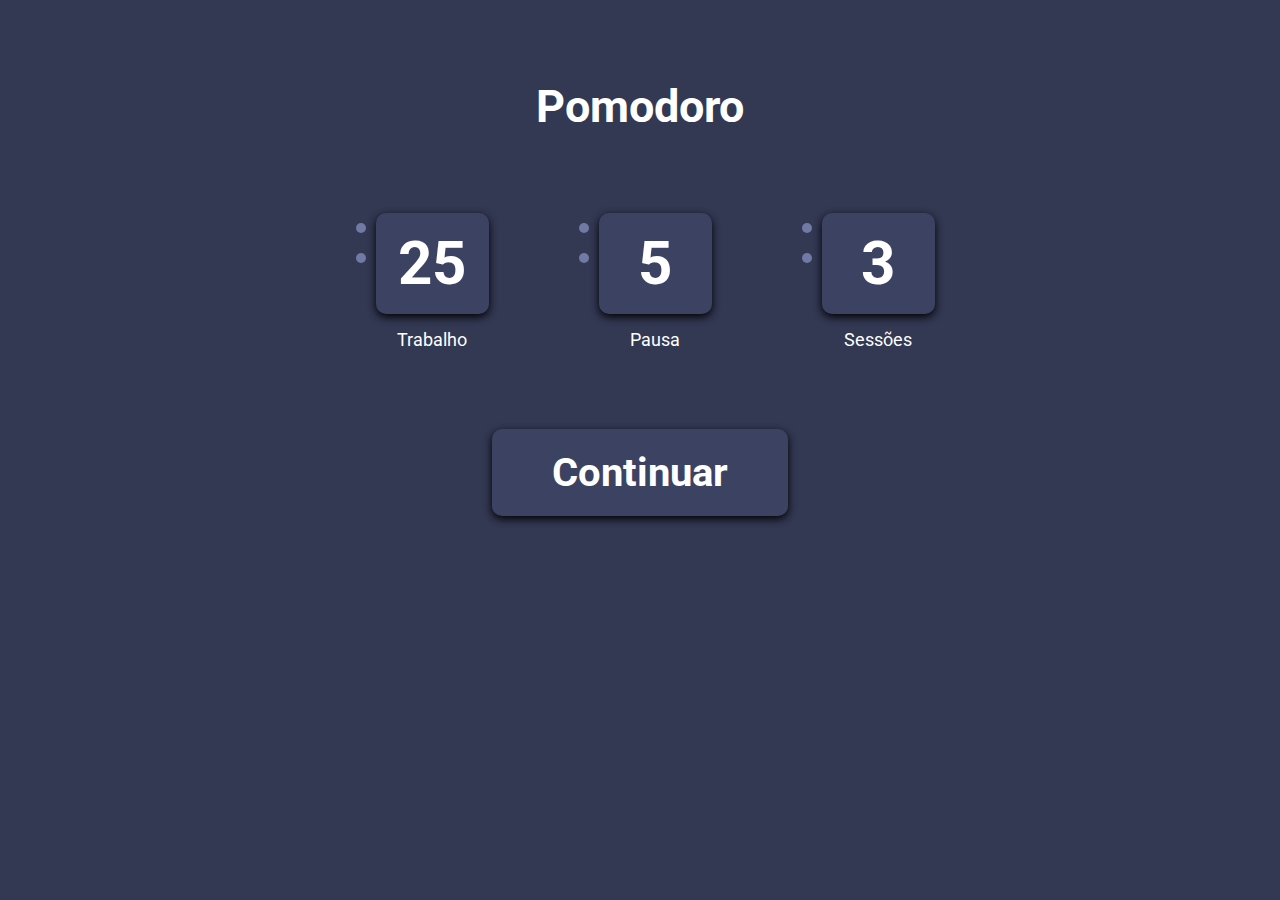
<file: index.html>
<!DOCTYPE html>
<html lang="pt-br">
  <head>
    <meta charset="UTF-8" />
    <meta http-equiv="X-UA-Compatible" content="IE=edge" />
    <meta name="viewport" content="width=device-width, initial-scale=1.0" />
    <title>Pomodoro</title>

    <!-- href -->
    <link rel="stylesheet" href="css/style.css" />
    <link rel="stylesheet" href="css/responsive.css" />

    <!-- Links -->
    <link
      rel="stylesheet"
      href="https://use.fontawesome.com/releases/v5.15.4/css/all.css"
      integrity="sha384-DyZ88mC6Up2uqS4h/KRgHuoeGwBcD4Ng9SiP4dIRy0EXTlnuz47vAwmeGwVChigm"
      crossorigin="anonymous"
    />
    <link rel="preconnect" href="https://fonts.googleapis.com" />
    <link rel="preconnect" href="https://fonts.gstatic.com" crossorigin />
    <link
      href="https://fonts.googleapis.com/css2?family=Roboto:wght@400;700&display=swap"
      rel="stylesheet"
    />
  </head>
  <body>
    <header>
      <h1>Pomodoro</h1>
    </header>
    <main>
      <div class="inputs">
        <div class="timer">
          <div class="buttons">
            <button onclick="workTimeElement.value++" id="upArrow">
              <i class="fas fa-arrow-up"></i>
            </button>
            <br />
            <button onclick="workTimeElement.value--" id="downArrow">
              <i class="fas fa-arrow-down"></i>
            </button>
          </div>
          <div class="inputInfo">
            <input
              type="text"
              value="25"
              maxlength="2"
              size="1"
              id="workTime"
              oninput="validateTimer()"
            />
            <p>Trabalho</p>
          </div>
        </div>
        <div class="timer">
          <div class="buttons">
            <button onclick="breakTimeElement.value++" id="upArrow">
              <i class="fas fa-arrow-up"></i>
            </button>
            <br />
            <button onclick="breakTimeElement.value--" id="downArrow">
              <i class="fas fa-arrow-down"></i>
            </button>
          </div>
          <div class="inputInfo">
            <input
              type="text"
              value="5"
              maxlength="2"
              size="1"
              id="breakTime"
              oninput="validateBreak()"
            />
            <p>Pausa</p>
          </div>
        </div>
        <div class="timer">
          <div class="buttons">
            <button onclick="sessionTimeElement.value++" id="upArrow">
              <i class="fas fa-arrow-up"></i>
            </button>
            <br />
            <button onclick="sessionTimeElement.value--" id="downArrow">
              <i class="fas fa-arrow-down"></i>
            </button>
          </div>
          <div class="inputInfo">
            <input
              type="text"
              value="3"
              maxlength="2"
              size="1"
              id="sessionTime"
              oninput="validateSessions()"
            />
            <p>Sessões</p>
          </div>
        </div>
      </div>
      <div class="nextButton">
        <a id="nextPage" href="#">
          <button onclick="validatePomodoro()" id="nextButton">
            Continuar
          </button>
        </a>
      </div>
    </main>
    <script src="src/validationTimer.js"></script>
  </body>
</html>
</file>
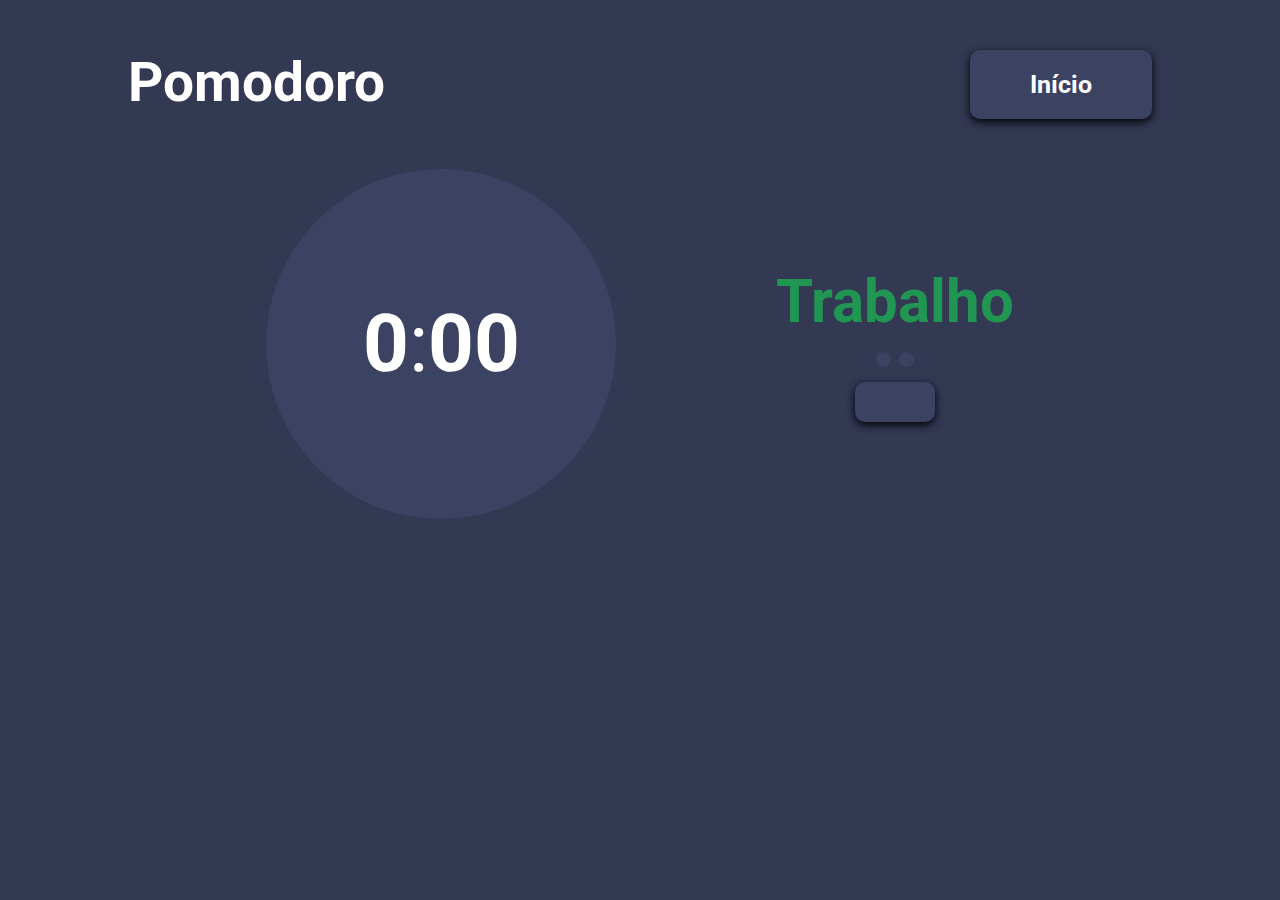
<file: pages/pomodoro.html>
<!DOCTYPE html>
<html lang="en">
  <head>
    <meta charset="UTF-8" />
    <meta http-equiv="X-UA-Compatible" content="IE=edge" />
    <meta name="viewport" content="width=device-width, initial-scale=1.0" />
    <title>Pomodoro</title>
    <!-- href -->
    <link rel="stylesheet" href="../css/pomodoro.css" />

    <!-- Links -->
    <link
      rel="stylesheet"
      href="https://use.fontawesome.com/releases/v5.15.4/css/all.css"
      integrity="sha384-DyZ88mC6Up2uqS4h/KRgHuoeGwBcD4Ng9SiP4dIRy0EXTlnuz47vAwmeGwVChigm"
      crossorigin="anonymous"
    />
    <link rel="preconnect" href="https://fonts.googleapis.com" />
    <link rel="preconnect" href="https://fonts.gstatic.com" crossorigin />
    <link
      href="https://fonts.googleapis.com/css2?family=Roboto:wght@400;700&display=swap"
      rel="stylesheet"
    />
  </head>
  <body>
    <header>
      <h1>Pomodoro</h1>
      <a href="../index.html">
        <button>Início</button>
      </a>
    </header>
    <main>
      <div class="timer">
        <h2 id="minutesTimer">00</h2>
        <span>:</span>
        <h2 id="secondsTimer">00</h2>
      </div>
      <div class="timerInfo">
        <h2>Trabalho</h2>
        <ul class="timerSessions">
          <!-- <li class="session"></li> -->
          <li class="session"></li>
          <li class="session"></li>
        </ul>

        <button onclick="pomodoroStart()"><i class="fas fa-play"></i></button>
      </div>
    </main>
    <script src="../src/pomodoroTimer.js"></script>
  </body>
</html>
</file>
<file: css/style.css>
:root {
  --dark-blue: #333853;
  --light-blue: #3c4262;
  --green: #219653;
  --yellow: #f2c94c;
}
* {
  margin: 0;
  padding: 0;
  box-sizing: border-box;
  font-family: 'Roboto', sans-serif;
  color: white;
}
body {
  background-color: var(--dark-blue);
}
header h1 {
  text-align: center;
  font-size: 45px;
  margin: 80px 0;
}
main {
  width: 80%;
  margin: 0 auto;
  display: flex;
  flex-direction: column;
  justify-content: center;
}
/* Inputs Style */
.inputs {
  display: flex;
  justify-content: center;
  gap: 5rem;
}
.timer {
  display: flex;
}
/* Button Arrows */
.buttons button {
  margin: 10px;
  background-color: #7179a5;
  padding: 5px;
  border-radius: 50%;
  outline: 0;
  border: none;
}
.fa-arrow-up,
.fa-arrow-down {
  font-size: 20px;
  color: var(--dark-blue);
}
input {
  padding: 15px 0px;
  background-color: var(--light-blue);
  border: none;
  outline: 0;
  border-radius: 10px;
  font-size: 60px;
  font-weight: 700;
  text-align: center;
  -webkit-transition: 0.2s;
  -moz-transition: 0.2s;
  -ms-transition: 0.2s;
  -o-transition: 0.2s;
  transition: 0.2s;
  box-shadow: 0px 3px 8px black;
}
.inputInfo p {
  font-weight: 400;
  font-size: 18px;
  margin: 15px 0;
  text-align: center;
}

/* Next Button */
.nextButton {
  text-align: center;
  margin-top: 5vw;
}
.nextButton button {
  padding: 20px 60px;
  font-size: 40px;
  font-weight: 700;
  border-radius: 10px;
  border: none;
  outline: 0;
  background-color: var(--light-blue);
  box-shadow: 0px 3px 8px black;
}
</file>
<file: css/responsive.css>
@media (max-width: 425px) {
  .inputs {
    flex-direction: column;
    gap: 2rem;
  }
  .timer {
    margin: 0 auto;
  }
  /* Next Button */
  .nextButton {
    margin: 10vw 0;
  }
  .nextButton button {
    padding: 15px 30px;
    font-size: 40px;
  }
}
</file>
<file: css/pomodoro.css>
:root {
  --dark-blue: #333853;
  --light-blue: #3c4262;
  --green: #219653;
  --yellow: #f2c94c;
}
* {
  margin: 0;
  padding: 0;
  box-sizing: border-box;
  font-family: 'Roboto', sans-serif;
  color: white;
}
body {
  background-color: var(--dark-blue);
}
a {
  text-decoration: none;
  cursor: none;
}

/* Header Styles */
header {
  display: flex;
  justify-content: space-between;
}
header h1 {
  font-size: 55px;
}
header button {
  padding: 20px 60px;
  font-size: 25px;
  font-weight: 700;
  border-radius: 10px;
  border: none;
  outline: 0;
  background-color: var(--light-blue);
  box-shadow: 0px 3px 8px black;
}

/* Header and Main Config */
header,
main {
  width: 80%;
  margin: 50px auto;
}

/* Main */
main {
  display: flex;
  justify-content: center;
  align-items: center;
  gap: 10rem;
}

.timer {
  background-color: var(--light-blue);
  width: 350px;
  height: 350px;
  border-radius: 50%;
  text-align: center;

  display: flex;
  justify-content: center;
  align-items: center;
}
.timer h2,
.timer span {
  font-size: 80px;
}

.timerInfo {
  display: flex;
  flex-direction: column;
}
.timerInfo h2 {
  color: var(--green);
  font-size: 60px;
}
.timerSessions {
  display: flex;
  justify-content: center;
  gap: 0.5rem;
}
.session {
  list-style: none;
  background-color: var(--light-blue);
  width: 15px;
  height: 15px;
  border-radius: 50%;
  margin: 15px 0;
}
.timerInfo button {
  background-color: var(--light-blue); /* Green */
  border: none;
  color: white;
  box-shadow: 0px 3px 8px black;
  border-radius: 10px;
  padding: 20px 40px;
  text-align: center;
  text-decoration: none;
  font-size: 35px;
  margin: 0 auto;
}

@media (max-width: 768px) {
  main {
    gap: 5rem;
  }
  .timer {
    width: 280px;
    height: 280px;
  }
}

@media (max-width: 425px) {
  header {
    flex-direction: column;
    text-align: center;
  }
  main {
    flex-direction: column;
  }
  .timer {
    width: 250px;
    height: 250px;
  }
  .timer h2 {
    font-size: 60px;
  }
}
</file>
